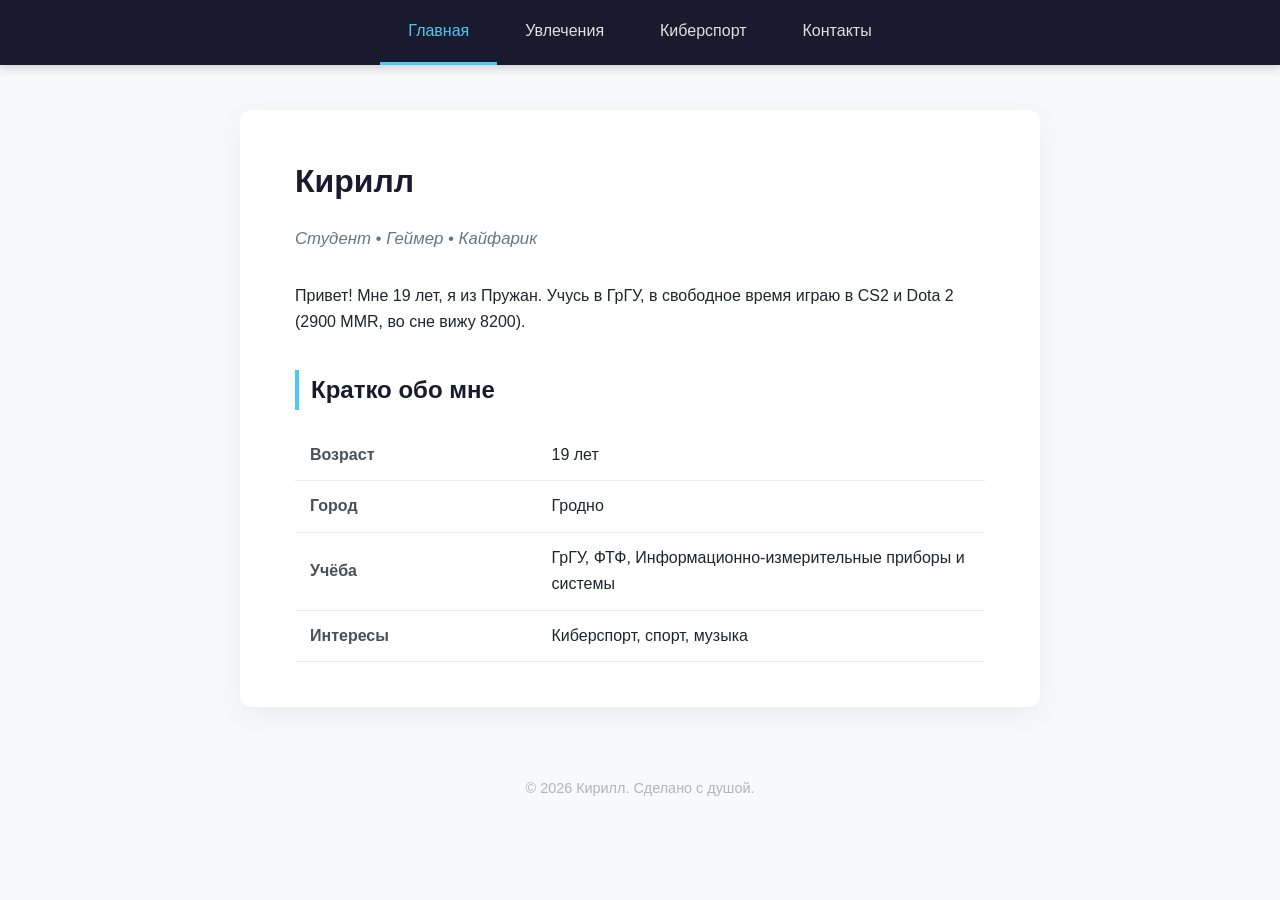
<file: index.html>
<!DOCTYPE html>
<html lang="ru">
<head>
    <meta charset="UTF-8">
    <meta name="viewport" content="width=device-width, initial-scale=1.0">
    <title>Главная</title>
    <link rel="stylesheet" href="style.css">
</head>
<body>

    <nav>
        <a href="index.html" class="active">Главная</a>
        <a href="skills.html">Увлечения</a>
        <a href="cyber.html">Киберспорт</a>
        <a href="contacts.html">Контакты</a>
    </nav>

    <div class="container">
        <h1>Кирилл</h1>
        <p class="subtitle">Студент • Геймер • Кайфарик</p>

        <p>Привет! Мне 19 лет, я из Пружан. Учусь в ГрГУ, в свободное время играю в CS2 и Dota 2 (2900 MMR, во сне вижу 8200).</p>

        <h2>Кратко обо мне</h2>
        <table>
            <tr>
                <td>Возраст</td>
                <td>19 лет</td>
            </tr>
            <tr>
                <td>Город</td>
                <td>Гродно</td>
            </tr>
            <tr>
                <td>Учёба</td>
                <td>ГрГУ, ФТФ, Информационно-измерительные приборы и системы</td>
            </tr>
            <tr>
                <td>Интересы</td>
                <td>Киберспорт, спорт, музыка</td>
            </tr>
        </table>
    </div>

    <footer>
        &copy; 2026 Кирилл. Сделано с душой.
    </footer>

</body>
</html>
</file>
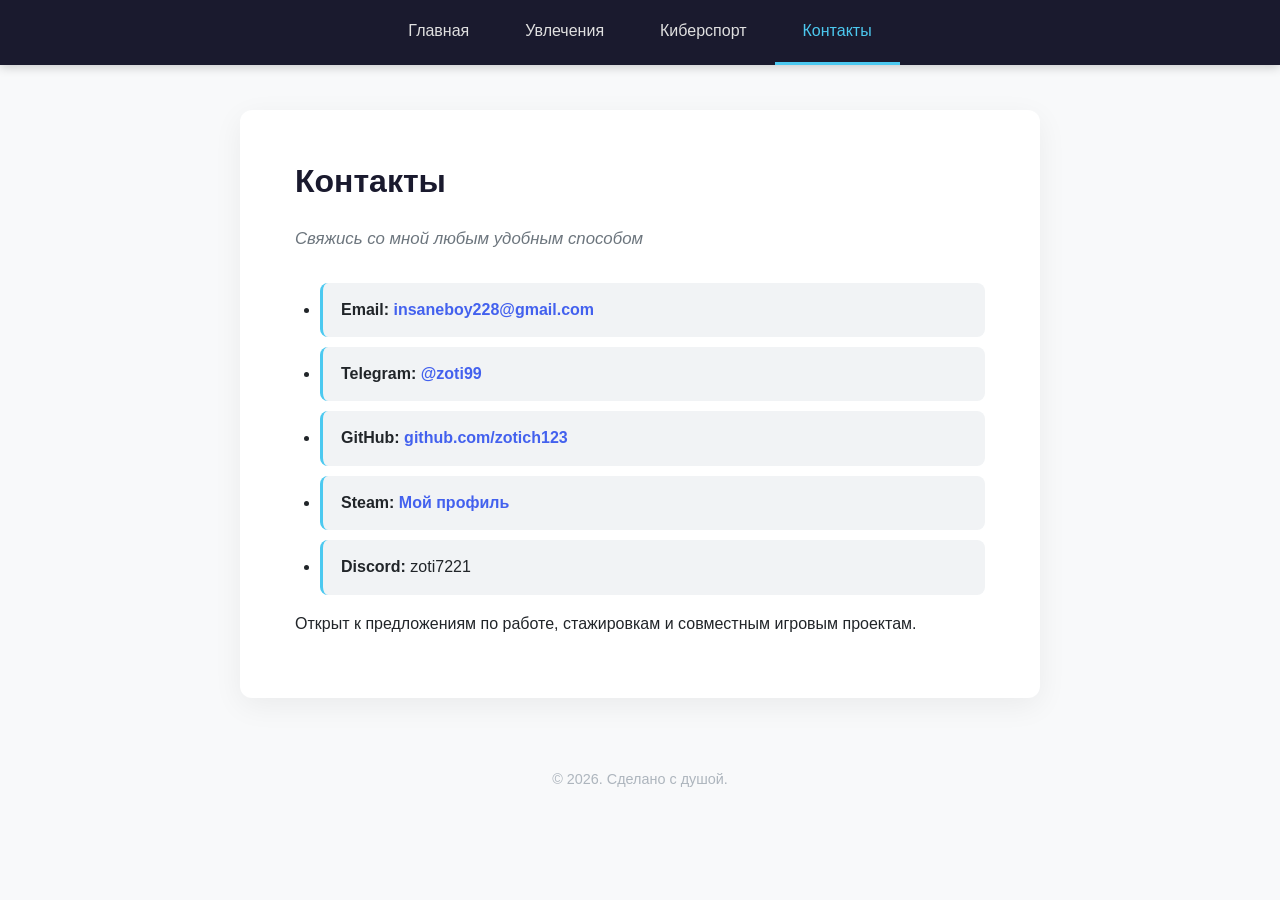
<file: contacts.html>
<!DOCTYPE html>
<html lang="ru">
<head>
    <meta charset="UTF-8">
    <meta name="viewport" content="width=device-width, initial-scale=1.0">
    <title>Контакты</title>
    <link rel="stylesheet" href="style.css">
</head>
<body>

    <nav>
        <a href="index.html">Главная</a>
        <a href="skills.html">Увлечения</a>
        <a href="cyber.html">Киберспорт</a>
        <a href="contacts.html" class="active">Контакты</a>
    </nav>

    <div class="container">
        <h1>Контакты</h1>
        <p class="subtitle">Свяжись со мной любым удобным способом</p>

        <ul class="styled-list">
            <li><strong>Email:</strong> <a href="mailto:insaneboy228@gmail.com">insaneboy228@gmail.com</a></li>
            <li><strong>Telegram:</strong> <a href="https://t.me/zoti99" target="_blank">@zoti99</a></li>
            <li><strong>GitHub:</strong> <a href="https://github.com/zotich123" target="_blank">github.com/zotich123</a></li>
            <li><strong>Steam:</strong> <a href="https://steamcommunity.com/profiles/76561199116857918/" target="_blank">Мой профиль</a></li>
            <li><strong>Discord:</strong> zoti7221</li>
        </ul>

        <p>Открыт к предложениям по работе, стажировкам и совместным игровым проектам.</p>
    </div>

    <footer>
        &copy; 2026. Сделано с душой.
    </footer>

</body>
</html>
</file>
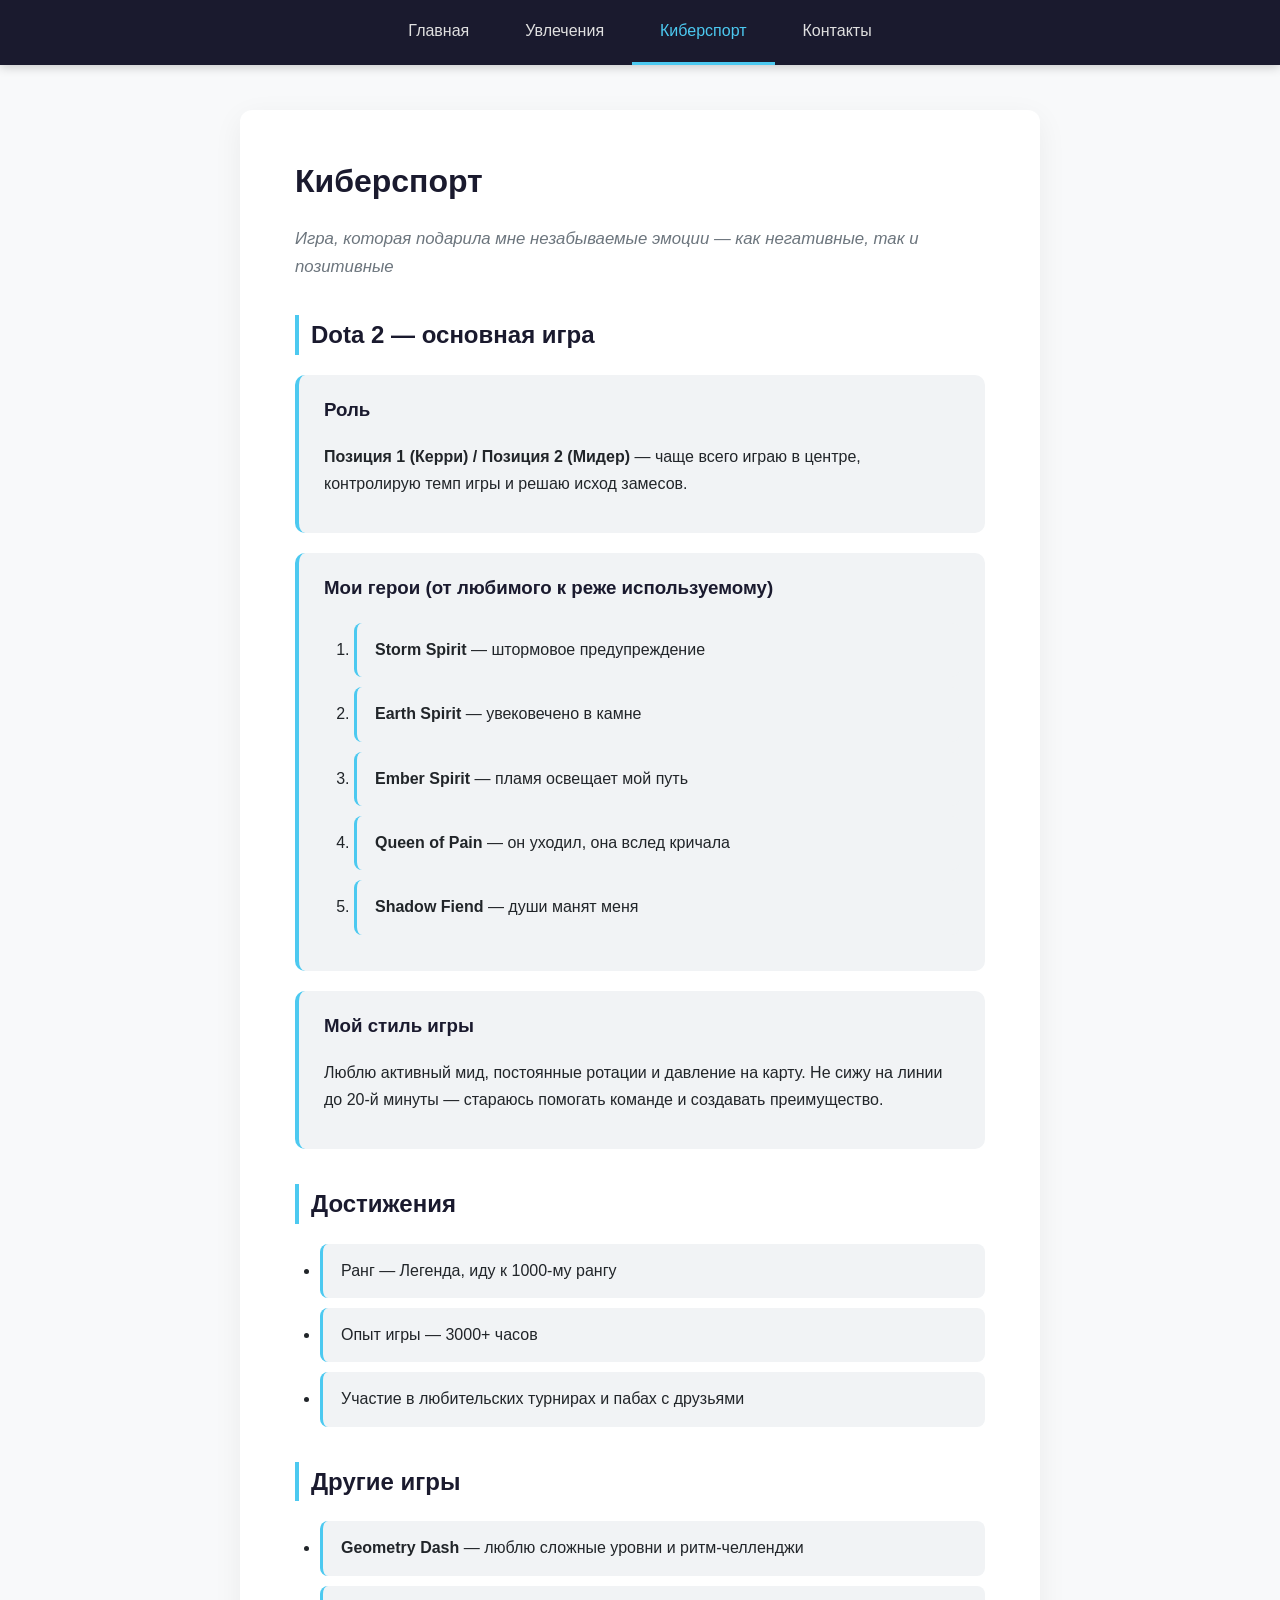
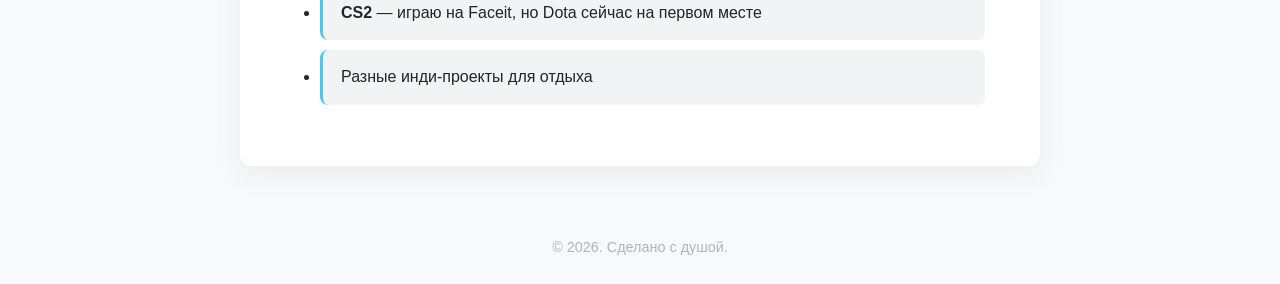
<file: cyber.html>
<!DOCTYPE html>
<html lang="ru">
<head>
    <meta charset="UTF-8">
    <meta name="viewport" content="width=device-width, initial-scale=1.0">
    <title>Киберспорт</title>
    <link rel="stylesheet" href="style.css">
</head>
<body>

    <nav>
        <a href="index.html">Главная</a>
        <a href="skills.html">Увлечения</a>
        <a href="cyber.html" class="active">Киберспорт</a>
        <a href="contacts.html">Контакты</a>
    </nav>

    <div class="container">
        <h1>Киберспорт</h1>
        <p class="subtitle">Игра, которая подарила мне незабываемые эмоции — как негативные, так и позитивные</p>

        <h2>Dota 2 — основная игра</h2>

        <div class="game-card">
            <h3>Роль</h3>
            <p><strong>Позиция 1 (Керри) / Позиция 2 (Мидер)</strong> — чаще всего играю в центре, контролирую темп игры и решаю исход замесов.</p>
        </div>

        <div class="game-card">
            <h3>Мои герои (от любимого к реже используемому)</h3>
            <ol class="styled-list numbered">
                <li><strong>Storm Spirit</strong> — штормовое предупреждение</li>
                <li><strong>Earth Spirit</strong> — увековечено в камне</li>
                <li><strong>Ember Spirit</strong> — пламя освещает мой путь</li>
                <li><strong>Queen of Pain</strong> — он уходил, она вслед кричала</li>
                <li><strong>Shadow Fiend</strong> — души манят меня</li>
            </ol>
        </div>

        <div class="game-card">
            <h3>Мой стиль игры</h3>
            <p>Люблю активный мид, постоянные ротации и давление на карту. Не сижу на линии до 20-й минуты — стараюсь помогать команде и создавать преимущество.</p>
        </div>

        <h2>Достижения</h2>
        <ul class="styled-list">
            <li>Ранг — Легенда, иду к 1000-му рангу</li>
            <li>Опыт игры — 3000+ часов</li>
            <li>Участие в любительских турнирах и пабах с друзьями</li>
        </ul>

        <h2>Другие игры</h2>
        <ul class="styled-list">
            <li><strong>Geometry Dash</strong> — люблю сложные уровни и ритм-челленджи</li>
            <li><strong>CS2</strong> — играю на Faceit, но Dota сейчас на первом месте</li>
            <li>Разные инди-проекты для отдыха</li>
        </ul>
    </div>

    <footer>
        &copy; 2026. Сделано с душой.
    </footer>

</body>
</html>
</file>
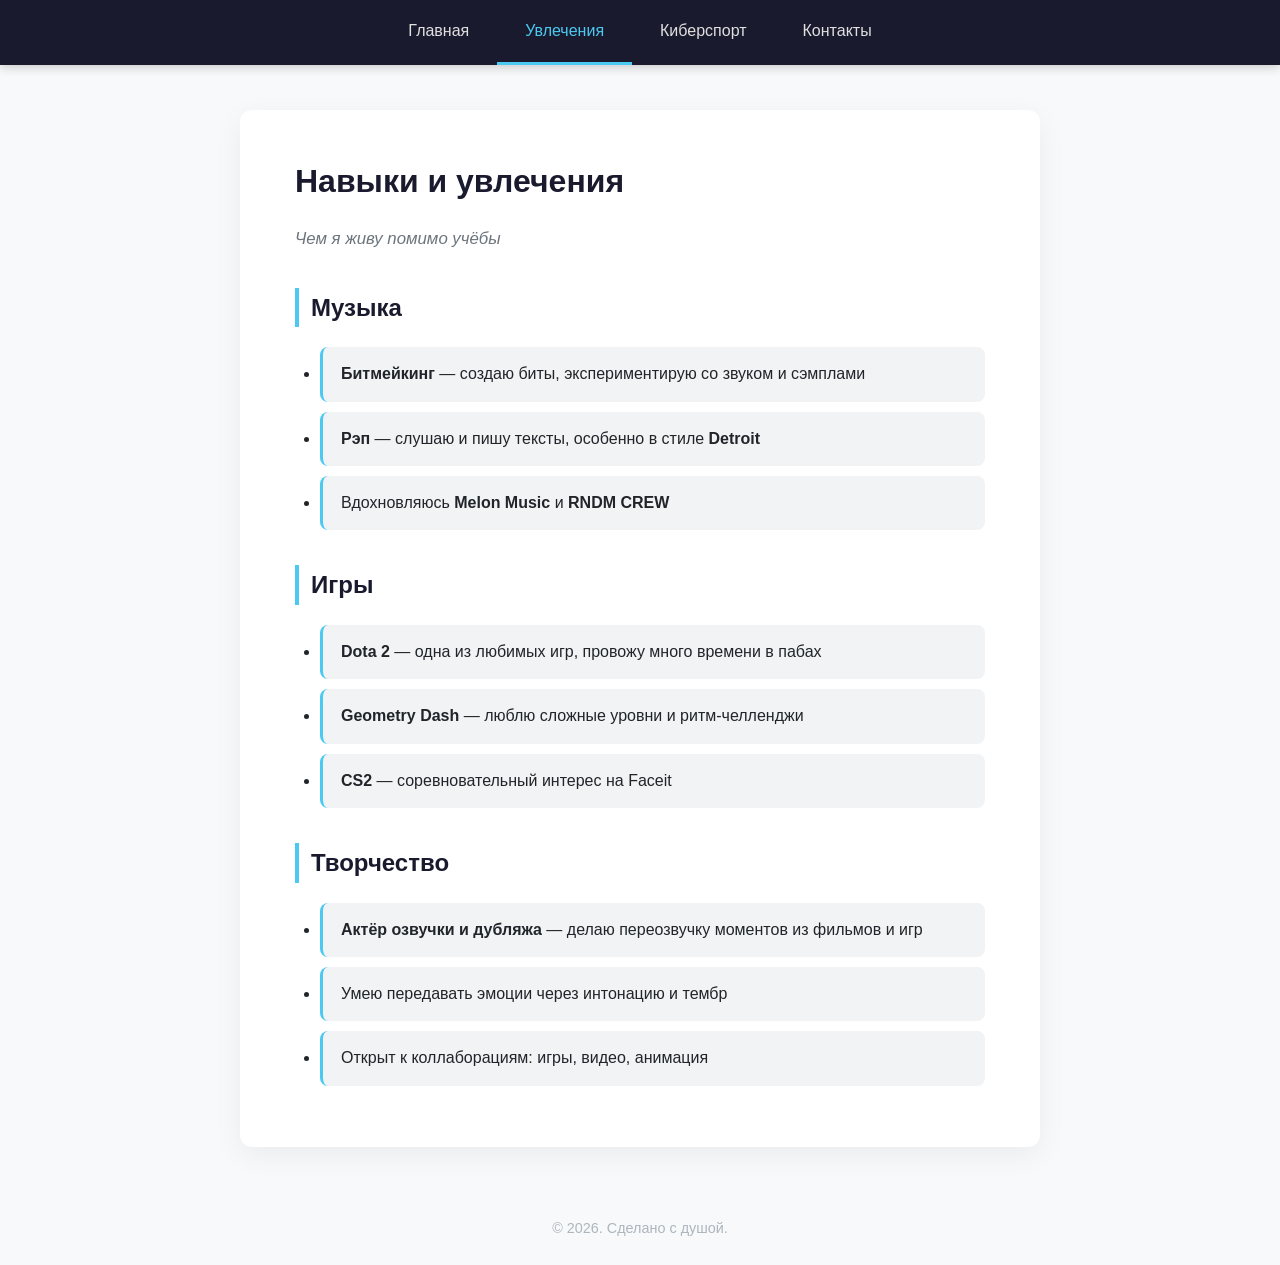
<file: skills.html>
<!DOCTYPE html>
<html lang="ru">
<head>
    <meta charset="UTF-8">
    <meta name="viewport" content="width=device-width, initial-scale=1.0">
    <title>Увлечения</title>
    <link rel="stylesheet" href="style.css">
</head>
<body>

    <nav>
        <a href="index.html">Главная</a>
        <a href="skills.html" class="active">Увлечения</a>
        <a href="cyber.html">Киберспорт</a>
        <a href="contacts.html">Контакты</a>
    </nav>

    <div class="container">
        <h1>Навыки и увлечения</h1>
        <p class="subtitle">Чем я живу помимо учёбы</p>

        <h2>Музыка</h2>
        <ul class="styled-list">
            <li><strong>Битмейкинг</strong> — создаю биты, экспериментирую со звуком и сэмплами</li>
            <li><strong>Рэп</strong> — слушаю и пишу тексты, особенно в стиле <strong>Detroit</strong></li>
            <li>Вдохновляюсь <strong>Melon Music</strong> и <strong>RNDM CREW</strong></li>
        </ul>

        <h2>Игры</h2>
        <ul class="styled-list">
            <li><strong>Dota 2</strong> — одна из любимых игр, провожу много времени в пабах</li>
            <li><strong>Geometry Dash</strong> — люблю сложные уровни и ритм-челленджи</li>
            <li><strong>CS2</strong> — соревновательный интерес на Faceit</li>
        </ul>

        <h2>Творчество</h2>
        <ul class="styled-list">
            <li><strong>Актёр озвучки и дубляжа</strong> — делаю переозвучку моментов из фильмов и игр</li>
            <li>Умею передавать эмоции через интонацию и тембр</li>
            <li>Открыт к коллаборациям: игры, видео, анимация</li>
        </ul>
    </div>

    <footer>
        &copy; 2026. Сделано с душой.
    </footer>

</body>
</html>
</file>
<file: style.css>
* {
    box-sizing: border-box;
}

body {
    font-family: 'Segoe UI', Arial, sans-serif;
    background-color: #f8f9fa;
    color: #212529;
    margin: 0;
    padding: 0;
    line-height: 1.65;
}

/* --- Навигация --- */
nav {
    background-color: #1a1a2e;
    display: flex;
    justify-content: center;
    flex-wrap: wrap;
    position: sticky;
    top: 0;
    z-index: 100;
    box-shadow: 0 2px 10px rgba(0,0,0,0.2);
}

nav a {
    color: #e0e0e0;
    text-decoration: none;
    padding: 18px 28px;
    font-weight: 500;
    transition: 0.25s;
    border-bottom: 3px solid transparent;
}

nav a:hover {
    color: #4cc9f0;
    background-color: #16213e;
}

nav a.active {
    color: #4cc9f0;
    border-bottom: 3px solid #4cc9f0;
}

/* --- Контейнер --- */
.container {
    max-width: 800px;
    margin: 45px auto;
    background: #ffffff;
    padding: 45px 55px;
    border-radius: 12px;
    box-shadow: 0 8px 30px rgba(0,0,0,0.06);
}

/* --- Заголовки --- */
h1 {
    color: #1a1a2e;
    margin: 0 0 5px 0;
    font-size: 2em;
}

.subtitle {
    color: #6c757d;
    font-style: italic;
    margin-bottom: 30px;
    font-size: 1.05em;
}

h2 {
    color: #1a1a2e;
    margin-top: 35px;
    border-left: 4px solid #4cc9f0;
    padding-left: 12px;
}

/* --- Таблица --- */
table {
    width: 100%;
    border-collapse: collapse;
    margin-top: 15px;
}

table td {
    padding: 12px 15px;
    border-bottom: 1px solid #e9ecef;
}

table td:first-child {
    font-weight: 600;
    color: #495057;
    width: 35%;
}

/* --- Неупорядоченный список (точки) --- */
.styled-list {
    list-style: disc;
    padding-left: 25px;
}

.styled-list li {
    background: #f1f3f5;
    padding: 14px 18px;
    margin-bottom: 10px;
    border-radius: 8px;
    border-left: 3px solid #4cc9f0;
    transition: 0.2s;
}

.styled-list li:hover {
    background: #e7f5ff;
    transform: translateX(4px);
}

/* --- Упорядоченный список (цифры) --- */
.styled-list.numbered {
    list-style: decimal;
    padding-left: 30px;
}

.styled-list.numbered li {
    background: #f1f3f5;
    padding: 14px 18px;
    margin-bottom: 10px;
    border-radius: 8px;
    border-left: 3px solid #4cc9f0;
    transition: 0.2s;
}

.styled-list.numbered li:hover {
    background: #e7f5ff;
    transform: translateX(4px);
}

/* --- Ссылки внутри списков --- */
.styled-list a {
    color: #4361ee;
    text-decoration: none;
    font-weight: 600;
    transition: 0.2s;
}

.styled-list a:hover {
    color: #4cc9f0;
    text-decoration: underline;
}

/* --- Карточки в киберспорте --- */
.game-card {
    background: #f1f3f5;
    padding: 20px 25px;
    border-radius: 10px;
    border-left: 4px solid #4cc9f0;
    margin-bottom: 20px;
}

.game-card h3 {
    margin-top: 0;
    color: #1a1a2e;
}

/* --- Подвал --- */
footer {
    text-align: center;
    padding: 25px;
    color: #adb5bd;
    font-size: 0.9em;
}
</file>
